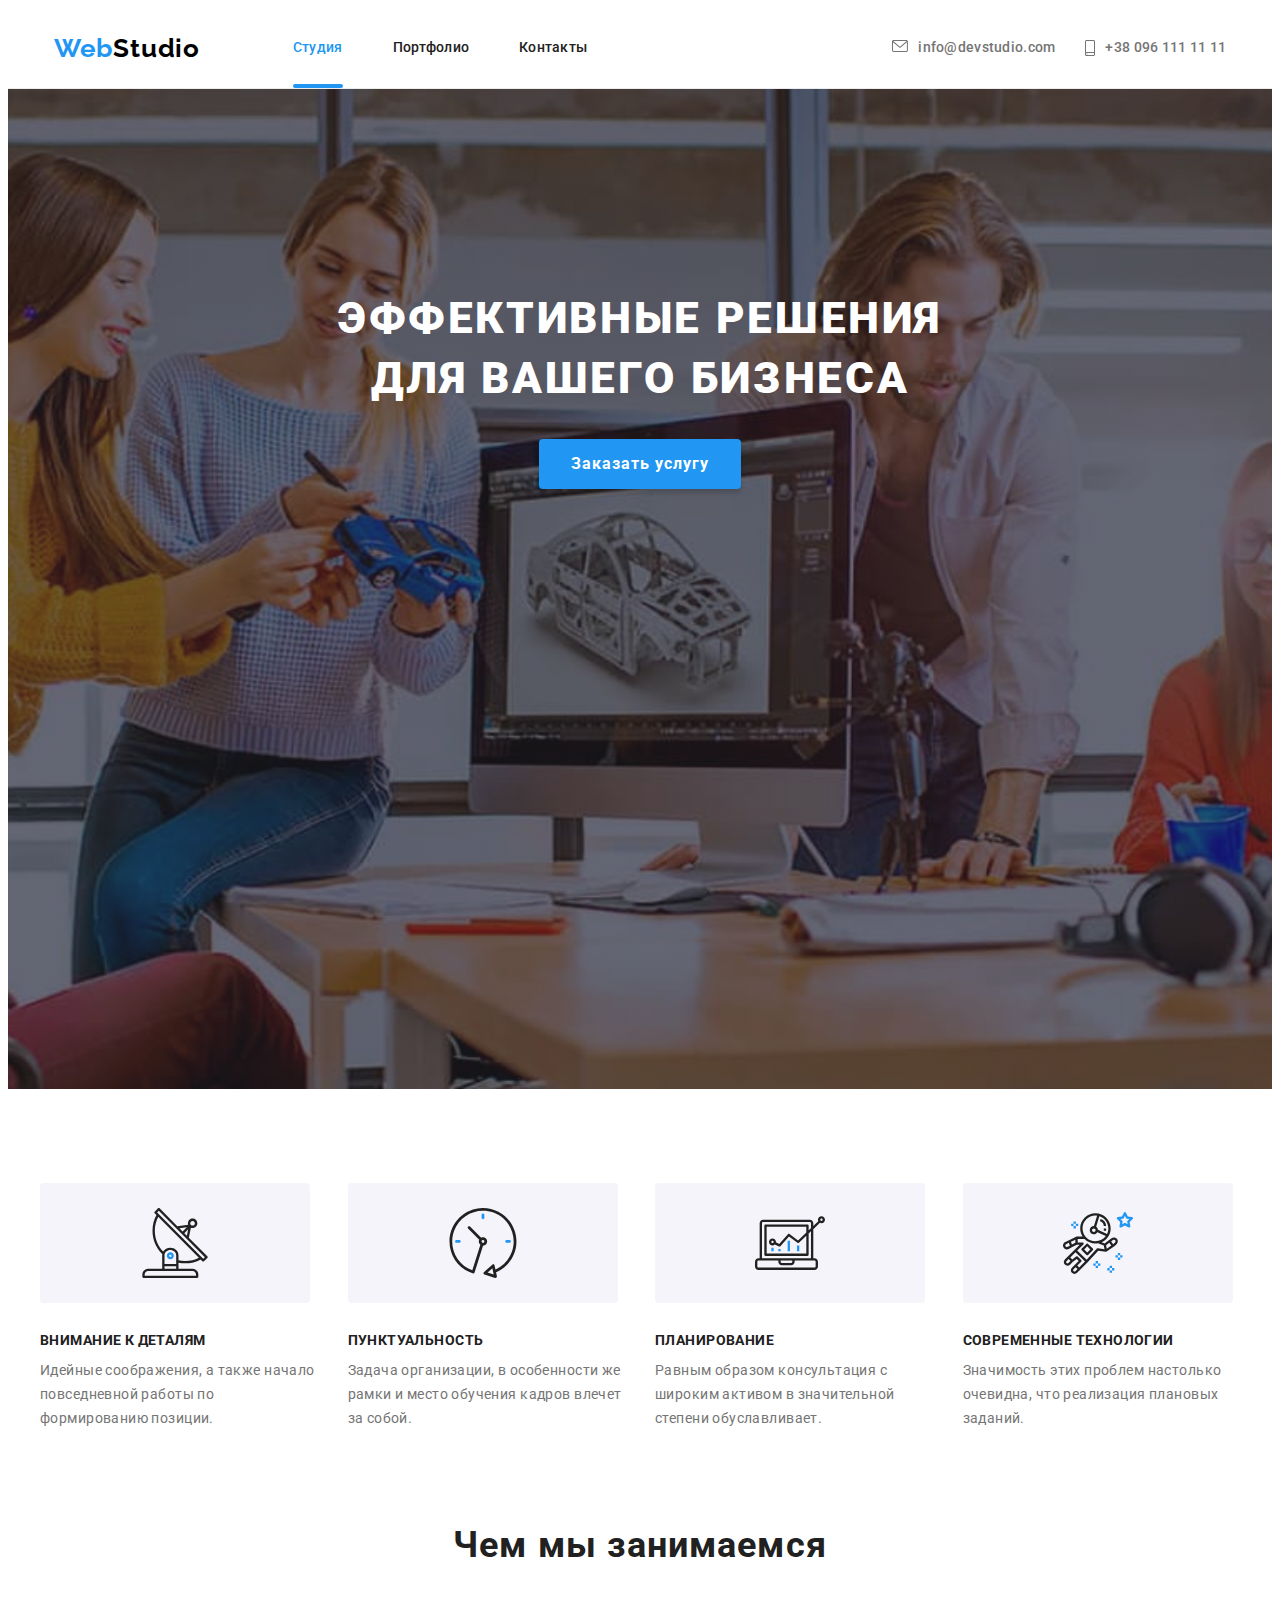
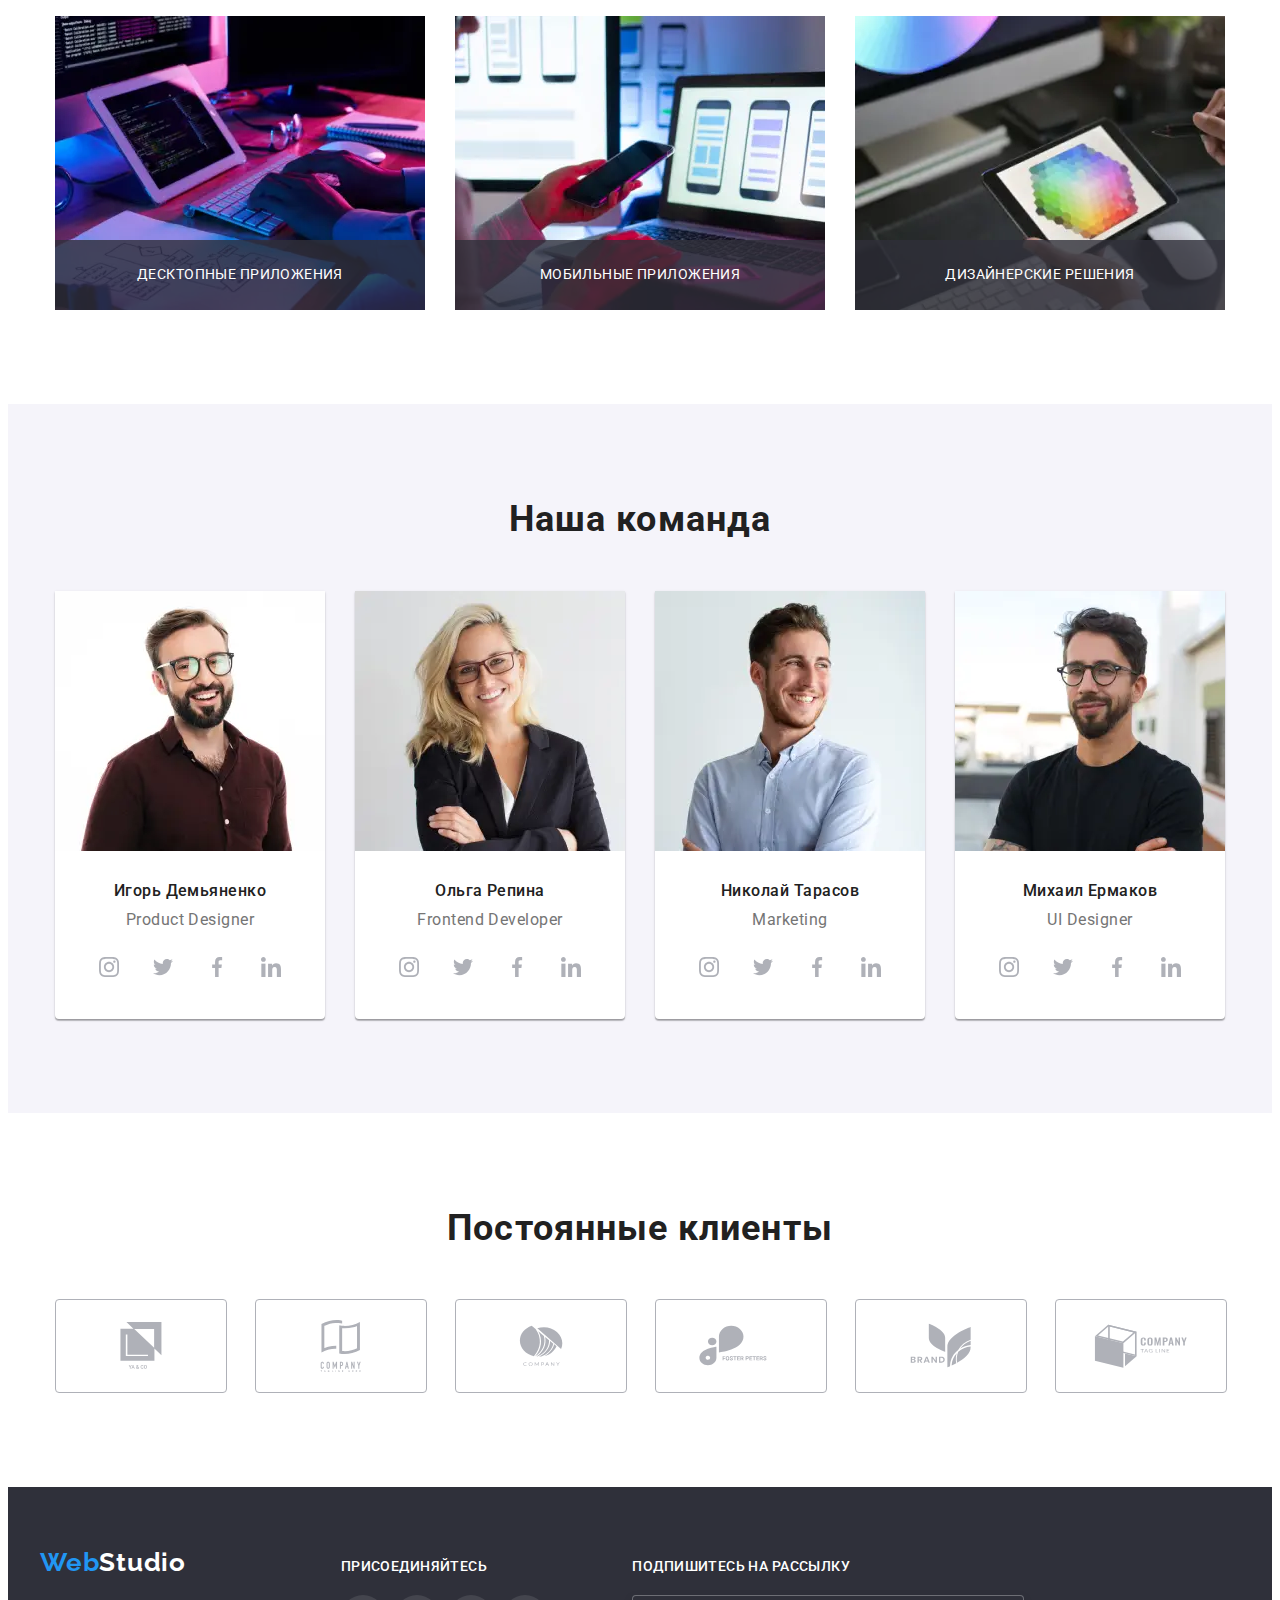
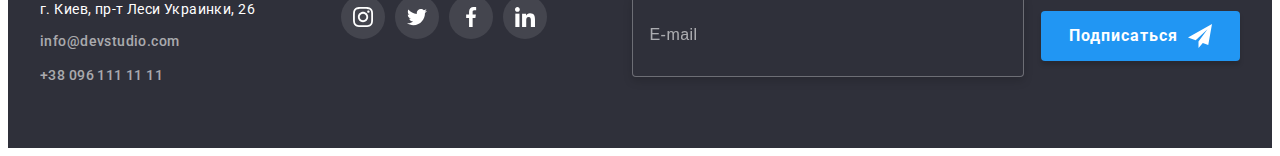
<file: index.html>
<!DOCTYPE html>
<html lang="ru">

<head>
    <meta charset="UTF-8">
    <meta http-equiv="X-UA-Compatible" content="IE=edge">
    <meta name="viewport" content="width=device-width, initial-scale=1.0">
    <title>Webstudio</title>
    <link rel="stylesheet" href="https://cdnjs.cloudflare.com/ajax/libs/modern-normalize/1.0.0/modern-normalize.min.css"
        integrity="sha512-ISS7cAi1PEhQ8jnbJpJZMd29NlhNj4AWYyLOSp2CE/CsHxTCu+r+t0D2yoJudVrd0/8fTVPUVDzY5Tvli75u/g=="
        crossorigin="anonymous" />
    <link rel="stylesheet" href="https://cdnjs.cloudflare.com/ajax/libs/animate.css/4.1.1/animate.min.css" />
    <link rel="preconnect" href="https://fonts.gstatic.com">
    <link
        href="https://fonts.googleapis.com/css2?family=Raleway:wght@700&family=Roboto:wght@400;500;700;900&display=swap"
        rel="stylesheet">
    <link rel="stylesheet" href="./css/main.min.css">
</head>

<body>
    <header class="header">
        <!-- Navigation section -->
        <div class="container header__container flex-component">
            <nav class="header__nav">
                <a class="logo header__logo header__logo_margin_right link" lang="en" href="./index.html">Web<span
                        class="header__logo_color">Studio</span></a>

                <ul class="menu flex-component list">
                    <li class="menu__item"><a class="menu__link link current" href="./index.html">Студия</a></li>
                    <li class="menu__item"><a class="menu__link link" href="./portfolio.html">Портфолио</a></li>
                    <li class="menu__item"><a class="menu__link link" href="">Контакты</a></li>
                </ul>
            </nav>
            <button type="button" class="header__mobile-menu-btn" data-menu-button>
                <svg class="header__mobile-menu-icon">
                    <use href="./images/icons.svg/symbol-defs.svg#icon-menu-mobl"></use>
                </svg>
            </button>

            <!-- Contact section -->
            <ul class="contacts header__contacts list">
                <li class="contacts__list"><a class="contacts__link header__contacts-link link"
                        href="mailto:info@devstudio.com">
                        <svg class="contacts__icon contacts__icon-email_size">
                            <use href="./images/icons.svg/symbol-defs.svg#envelope-icon"></use>
                        </svg>info@devstudio.com</a></li>
                <li class="contacts__list"><a class="contacts__link header__contacts-link link"
                        href="tel:+380961111111">
                        <svg class="contacts__icon contacts__icon-tel_size contacts__margin-top" width="10" height="16">
                            <use href="./images/icons.svg/symbol-defs.svg#smartphone"></use>
                        </svg>+38 096 111 11 11</a></li>
            </ul>
        </div>

        <!-- Mobile menu section -->
        <div class="mobile-menu" data-menu>
            <div class="mobile-menu__container">
                <button type="button" class="mobile-menu__close-btn" data-menu-close>
                    <svg class="mobile-menu__icon-close">
                        <use href="./images/icons.svg/symbol-defs.svg#close-mobl-menu"></use>
                    </svg>
                </button>

                <ul class="mobile-menu__nav list">
                    <li class="mobile-menu__item"><a href=""
                            class="mobile-menu__link mobile-menu__link-current ">Студия</a></li>
                    <li class="mobile-menu__item"><a href="./portfolio.html" class="mobile-menu__link">Портфолио</a>
                    </li>
                    <li class="mobile-menu__item"><a href="" class="mobile-menu__link">Контакты</a></li>
                </ul>

                <ul class="mobile-menu__contacts list">
                    <li class="mobile-menu__contacts-item ">
                        <a href="tel:+380961111111" class="mobile-menu__contacts-link mobile-menu__phone-color link">+38 096 111 11 11</a>
                    </li>
                    <li class="mobile-menu__contacts-item mobile-menu__email">
                        <a href="mailto:info@devstudio.com"
                            class="mobile-menu__contacts-link mobile-menu__email link">info@devstudio.com</a>
                    </li>
                </ul>

                <ul class="mobile-menu__social-list list">
                    <li class="mobile-menu__social-item">
                        <a href="" class="mobile-menu__social-links mobile-menu__after link">Instagram</a>
                    </li>
                    <li class="mobile-menu__social-item">
                        <a href="" class="mobile-menu__social-links mobile-menu__after link ">Twitter</a>
                    </li>
                    <li class="mobile-menu__social-item">
                        <a href="" class="mobile-menu__social-links mobile-menu__after link">Facebook</a>
                    </li>
                    <li class="mobile-menu__social-item">
                        <a href="" class="mobile-menu__social-links link">Linkedin</a>
                    </li>
                </ul>
            </div>
        </div>
    </header>

    <main>
        <!-- Hero section -->
        <section class="hero hero-background">
            <div class="container hero__container flex-component">
                <h1 class="hero__title">Эффективные решения для вашего бизнеса</h1>

                <button class="modal-btn buttons hero__modal-btn_margin_top" data-modal-open>Заказать услугу</button>
            </div>
        </section>

        <!-- Advantages section -->
        <section class="advantages section">
            <div class="container">
                <h2 class="visually-hidden">Преимущества</h2>

                <ul class="advantages__list  list">
                    <li class="advantages__item">
                        <div class="advantages__icon-box flex-component">
                            <svg class="advantages__icon">
                                <use href="./images/icons.svg/symbol-defs.svg#antenna-icon"></use>
                            </svg>
                        </div>

                        <h3 class="advantages__suptitle title_color">Внимание к деталям</h3>
                        <p class="advantages__text">Идейные соображения, а также начало повседневной работы по
                            формированию позиции.</p>
                    </li>
                    <li class="advantages__item">
                        <div class="advantages__icon-box flex-component">
                            <svg class="advantages__icon">
                                <use href="./images/icons.svg/symbol-defs.svg#clock"></use>
                            </svg>
                        </div>

                        <h3 class="advantages__suptitle title_color">Пунктуальность</h3>
                        <p class="advantages__text">Задача организации, в особенности же рамки и место обучения кадров
                            влечет за собой.</p>
                    </li>
                    <li class="advantages__item">
                        <div class="advantages__icon-box flex-component">
                            <svg class="advantages__icon">
                                <use href="./images/icons.svg/symbol-defs.svg#diagram"></use>
                            </svg>
                        </div>

                        <h3 class="advantages__suptitle title_color">Планирование</h3>
                        <p class="advantages__text">Равным образом консультация с широким активом в значительной степени
                            обуславливает.</p>
                    </li>
                    <li class="advantages__item">
                        <div class="advantages__icon-box flex-component">
                            <svg class="advantages__icon">
                                <use href="./images/icons.svg/symbol-defs.svg#astronaut"></use>
                            </svg>
                        </div>

                        <h3 class="advantages__suptitle title_color">Современные технологии</h3>
                        <p class="advantages__text">Значимость этих проблем настолько очевидна, что реализация плановых
                            заданий.</p>
                    </li>
                </ul>
            </div>
        </section>

        <!-- Task section -->
        <section class="task desktop-only task_padding_bottom">
            <div class="container">
                <h2 class="title title_color desktop-title">Чем мы занимаемся</h2>

                <ul class="task__list list">
                    <li class="task__item margins-right">
                        <picture>
                            <source srcset="./images/tasks/task-1.webp 1x, ./images/tasks/task-1@2x.webp 2x"
                                media="(min-width: 1200px)" type="image/webp">
                            <source srcset="./images/tasks/task-1.jpg 1x, ./images/tasks/task-1@2x.jpg 2x"
                                media="(min-width: 1200px)">
                            <img src="./images/tasks/task-1.jpg" alt="Чем мы занимаемся">
                        </picture>

                        <div class="task__thumb flex-component">
                            <p class="task__thumb-description">Десктопные приложения</p>
                        </div>
                    </li>
                    <li class="task__item margins-right">
                        <picture>
                            <source srcset="./images/tasks/task-2.webp 1x, ./images/tasks/task-2@2x.webp 2x"
                                media="(min-width: 1200px)" type="image/webp">
                            <source srcset="./images/tasks/task-2.jpg 1x, ./images/tasks/task-2@2x.jpg 2x"
                                media="(min-width: 1200px)">
                            <img src="./images/tasks/task-2.jpg" alt="Чем мы занимаемся">
                        </picture>
                        <div class="task__thumb flex-component">
                            <p class="task__thumb-description">Мобильные приложения</p>
                        </div>
                    </li>
                    <li class="task__item margins-right">
                        <picture>
                            <source srcset="./images/tasks/task-3.webp 1x, ./images/tasks/task-3@2x.webp 2x"
                                media="(min-width: 1200px)" type="image/webp">
                            <source srcset="./images/tasks/task-3.jpg 1x, ./images/tasks/task-3@2x.jpg 2x"
                                media="(min-width: 1200px)">
                            <img src="./images/tasks/task-3.jpg" alt="Чем мы занимаемся">
                        </picture>
                        <div class="task__thumb flex-component">
                            <p class="task__thumb-description">Дизайнерские решения</p>
                        </div>
                    </li>
                </ul>
            </div>
        </section>

        <!-- Our team section -->
        <section class="team section">
            <div class="container">
                <h2 class="title title_color team__title_margin_botom desktop-title">Наша команда</h2>

                <ul class="team__list flex-component list">
                    <li class="team__item">
                        <picture>
                            <source
                                srcset="./images/our-team/team-desktop-1.webp 1x, ./images/our-team/team-desktop-1@2x.webp 2x"
                                media="(min-width: 1200px)" type="image/webp">
                            <source
                                srcset="./images/our-team/team-desktop-1.jpg 1x, ./images/our-team/team-desktop-1@2x.jpg 2x"
                                media="(min-width: 1200px)">
                            <source
                                srcset="./images/our-team/team-tablet/team-tablet-1.webp 1x, ./images/our-team/team-tablet/team-tablet-1@2x.webp 2x"
                                media="(min-width: 768px)" type="image/webp">
                            <source
                                srcset="./images/our-team/team-tablet/team-tablet-1.jpg 1x, ./images/our-team/team-tablet/team-tablet-1@2x.jpg 2x"
                                media="(min-width: 768px)">
                            <source
                                srcset="./images/our-team/team-mobile/our-team-mobile-1.webp 1x, ./images/our-team/team-mobile/our-team-mobile-1@2x.webp 2x"
                                media="(min-width: 480px)" type="image/webp">
                            <source
                                srcset="./images/our-team/team-mobile/our-team-mobile-1.jpg 1x, ./images/our-team/team-mobile/our-team-mobile-1@2x.jpg 2x"
                                media="(min-width: 480px)">
                            <img src="./images/our-team/team-desktop-1.jpg" class="team__picture-size"
                                alt="Наша команда">
                        </picture>
                        <div class="team__card-description-box">
                            <h3 class="team__suptitle title_color team__text">Игорь Демьяненко</h3>
                            <p class="team__description team__text" lang="en">Product Designer</p>

                            <ul class="social-list team__social-list_margin flex-component">
                                <li class="social-list__item">
                                    <a href="" class="social-list__link flex-component link">
                                        <svg class="social-list__icon" width="20px" height="20px">
                                            <use href="./images/icons.svg/symbol-defs.svg#instagram"></use>
                                        </svg>
                                    </a>
                                </li>
                                <li class="social-list__item">
                                    <a href="" class="social-list__link flex-component link">
                                        <svg class="social-list__icon">
                                            <use href="./images/icons.svg/symbol-defs.svg#twitter"></use>
                                        </svg>
                                    </a>
                                </li>
                                <li class="social-list__item">
                                    <a href="" class="social-list__link flex-component link">
                                        <svg class="social-list__icon" width="20px" height="20px">
                                            <use href="./images/icons.svg/symbol-defs.svg#facebook"></use>
                                        </svg>
                                    </a>
                                </li>
                                <li class="social-list__item">
                                    <a href="" class="social-list__link flex-component link">
                                        <svg class="social-list__icon" width="20px" height="20px">
                                            <use href="./images/icons.svg/symbol-defs.svg#linkedin"></use>
                                        </svg>
                                    </a>
                                </li>
                            </ul>
                        </div>
                    </li>
                    <li class="team__item">
                        <picture>
                            <source
                                srcset="./images/our-team/team-desktop-2.webp 1x, ./images/our-team/team-desktop-2@2x.webp 2x"
                                media="(min-width: 1200px)" type="image/webp">
                            <source
                                srcset="./images/our-team/team-desktop-2.jpg 1x, ./images/our-team/team-desktop-2@2x.jpg 2x"
                                media="(min-width: 1200px)">
                            <source
                                srcset="./images/our-team/team-tablet/team-tablet-2.webp 1x, ./images/our-team/team-tablet/team-tablet-2@2x.webp 2x"
                                media="(min-width: 768px)" type="image/webp">
                            <source
                                srcset="./images/our-team/team-tablet/team-tablet-2.jpg 1x, ./images/our-team/team-tablet/team-tablet-2@2x.jpg 2x"
                                media="(min-width: 768px)">
                            <source
                                srcset="./images/our-team/team-mobile/our-team-mobile-2.webp 1x, ./images/our-team/team-mobile/our-team-mobile-2@2x.webp 2x"
                                media="(min-width: 480px)" type="image/webp">
                            <source
                                srcset="./images/our-team/team-mobile/our-team-mobile-2.jpg 1x, ./images/our-team/team-mobile/our-team-mobile-2@2x.jpg 2x"
                                media="(min-width: 480px)">
                            <img src="./images/our-team/team-desktop-2.jpg" class="team__picture-size"
                                alt="Наша команда">
                        </picture>
                        <div class="team__card-description-box">
                            <h3 class="team__suptitle title_color team__text">Ольга Репина</h3>
                            <p class="team__description team__text" lang="en">Frontend Developer</p>

                            <ul class="social-list team__social-list_margin flex-component">
                                <li class="social-list__item">
                                    <a href="" class="social-list__link flex-component link">
                                        <svg class="social-list__icon" width="20px" height="20px">
                                            <use href="./images/icons.svg/symbol-defs.svg#instagram"></use>
                                        </svg>
                                    </a>
                                </li>
                                <li class="social-list__item">
                                    <a href="" class="social-list__link flex-component link">
                                        <svg class="social-list__icon">
                                            <use href="./images/icons.svg/symbol-defs.svg#twitter"></use>
                                        </svg>
                                    </a>
                                </li>
                                <li class="social-list__item">
                                    <a href="" class="social-list__link flex-component linkk">
                                        <svg class="social-list__icon" width="20px" height="20px">
                                            <use href="./images/icons.svg/symbol-defs.svg#facebook"></use>
                                        </svg>
                                    </a>
                                </li>
                                <li class="social-list__item">
                                    <a href="" class="social-list__link flex-component link">
                                        <svg class="social-list__icon" width="20px" height="20px">
                                            <use href="./images/icons.svg/symbol-defs.svg#linkedin"></use>
                                        </svg>
                                    </a>
                                </li>
                            </ul>
                        </div>
                    </li>
                    <li class="team__item">
                        <picture>
                            <source
                                srcset="./images/our-team/team-desktop-3.webp 1x, ./images/our-team/team-desktop-3@2x.webp 2x"
                                media="(min-width: 1200px)" type="image/webp">
                            <source
                                srcset="./images/our-team/team-desktop-3.jpg 1x, ./images/our-team/team-desktop-3@2x.jpg 2x"
                                media="(min-width: 1200px)">
                            <source
                                srcset="./images/our-team/team-tablet/team-tablet-3.webp 1x, ./images/our-team/team-tablet/team-tablet-3@2x.webp 2x"
                                media="(min-width: 768px)" type="image/webp">
                            <source
                                srcset="./images/our-team/team-tablet/team-tablet-3.jpg 1x, ./images/our-team/team-tablet/team-tablet-3@2x.jpg 2x"
                                media="(min-width: 768px)">
                            <source
                                srcset="./images/our-team/team-mobile/our-team-mobile-3.webp 1x, ./images/our-team/team-mobile/our-team-mobile-3@2x.webp 2x"
                                media="(min-width: 480px)" type="image/webp">
                            <source
                                srcset="./images/our-team/team-mobile/our-team-mobile-3.jpg 1x, ./images/our-team/team-mobile/our-team-mobile-3@2x.jpg 2x"
                                media="(min-width: 480px)">
                            <img src="./images/our-team/team-desktop-3.jpg" class="team__picture-size"
                                alt="Наша команда">
                        </picture>
                        <div class="team__card-description-box">
                            <h3 class="team__suptitle title_color team__text">Николай Тарасов</h3>
                            <p class="team__description team__text" lang="en">Marketing</p>

                            <ul class="social-list team__social-list_margin flex-component">
                                <li class="social-list__item">
                                    <a href="" class="social-list__link flex-component link">
                                        <svg class="social-list__icon" width="20px" height="20px">
                                            <use href="./images/icons.svg/symbol-defs.svg#instagram"></use>
                                        </svg>
                                    </a>
                                </li>
                                <li class="social-list__item">
                                    <a href="" class="social-list__link flex-component link">
                                        <svg class="social-list__icon">
                                            <use href="./images/icons.svg/symbol-defs.svg#twitter"></use>
                                        </svg>
                                    </a>
                                </li>
                                <li class="social-list__item">
                                    <a href="" class="social-list__link flex-component linkk">
                                        <svg class="social-list__icon" width="20px" height="20px">
                                            <use href="./images/icons.svg/symbol-defs.svg#facebook"></use>
                                        </svg>
                                    </a>
                                </li>
                                <li class="social-list__item">
                                    <a href="" class="social-list__link flex-component link">
                                        <svg class="social-list__icon" width="20px" height="20px">
                                            <use href="./images/icons.svg/symbol-defs.svg#linkedin"></use>
                                        </svg>
                                    </a>
                                </li>
                            </ul>
                        </div>
                    </li>
                    <li class="team__item">
                        <picture>
                            <source
                                srcset="./images/our-team/team-desktop-4.webp 1x, ./images/our-team/team-desktop-4@2x.webp 2x"
                                media="(min-width: 1200px)" type="image/webp">
                            <source
                                srcset="./images/our-team/team-desktop-4.jpg 1x, ./images/our-team/team-desktop-4@2x.jpg 2x"
                                media="(min-width: 1200px)">
                            <source
                                srcset="./images/our-team/team-tablet/team-tablet-4.webp 1x, ./images/our-team/team-tablet/team-tablet-4@2x.webp 2x"
                                media="(min-width: 768px)" type="image/webp">
                            <source
                                srcset="./images/our-team/team-tablet/team-tablet-4.jpg 1x, ./images/our-team/team-tablet/team-tablet-4@2x.jpg 2x"
                                media="(min-width: 768px)">
                            <source
                                srcset="./images/our-team/team-mobile/our-team-mobile-4.webp 1x, ./images/our-team/team-mobile/our-team-mobile-4@2x.webp 2x"
                                media="(min-width: 480px)" type="image/webp">
                            <source
                                srcset="./images/our-team/team-mobile/our-team-mobile-4.jpg 1x, ./images/our-team/team-mobile/our-team-mobile-4@2x.jpg 2x"
                                media="(min-width: 480px)">
                            <img src="./images/our-team/team-desktop-4.jpg" class="team__picture-size"
                                alt="Наша команда">
                        </picture>
                        <div class="team__card-description-box">
                            <h3 class="team__suptitle title_color team__text">Михаил Ермаков</h3>
                            <p class="team__description team__text" lang="en">UI Designer</p>

                            <ul class="social-list team__social-list_margin flex-component">
                                <li class="social-list__item">
                                    <a href="" class="social-list__link flex-component link">
                                        <svg class="social-list__icon" width="20px" height="20px">
                                            <use href="./images/icons.svg/symbol-defs.svg#instagram"></use>
                                        </svg>
                                    </a>
                                </li>
                                <li class="social-list__item">
                                    <a href="" class="social-list__link flex-component link">
                                        <svg class="social-list__icon">
                                            <use href="./images/icons.svg/symbol-defs.svg#twitter"></use>
                                        </svg>
                                    </a>
                                </li>
                                <li class="social-list__item">
                                    <a href="" class="social-list__link flex-component linkk">
                                        <svg class="social-list__icon" width="20px" height="20px">
                                            <use href="./images/icons.svg/symbol-defs.svg#facebook"></use>
                                        </svg>
                                    </a>
                                </li>
                                <li class="social-list__item">
                                    <a href="" class="social-list__link flex-component link">
                                        <svg class="social-list__icon" width="20px" height="20px">
                                            <use href="./images/icons.svg/symbol-defs.svg#linkedin"></use>
                                        </svg>
                                    </a>
                                </li>
                            </ul>
                        </div>
                    </li>
                </ul>
            </div>
        </section>

        <!-- Client section -->
        <section class="clients container section">
            <h2 class="title title_color desktop-title">Постоянные клиенты</h2>

            <ul class="clients__list clients__list_margin list">
                <li class="clients__item">
                    <a href="" class="clients__link link flex-component">
                        <svg class="clients__icon" width="41" height="47">
                            <use href="./images/icons.svg/symbol-defs.svg#company-1"></use>
                        </svg>
                    </a>
                </li>
                <li class="clients__item">
                    <a href="" class="clients__link link flex-component">
                        <svg class="clients__icon" width="40" height="52">
                            <use href="./images/icons.svg/symbol-defs.svg#company-2"></use>
                        </svg>
                    </a>
                </li>
                <li class="clients__item">
                    <a href="" class="clients__link link flex-component">
                        <svg class="clients__icon" width="43" height="41">
                            <use href="./images/icons.svg/symbol-defs.svg#company-3"></use>
                        </svg>
                    </a>
                </li>
                <li class="clients__item">
                    <a href="" class="clients__link link flex-component">
                        <svg class="clients__icon" width="84" height="41">
                            <use href="./images/icons.svg/symbol-defs.svg#company-4"></use>
                        </svg>
                    </a>
                </li>
                <li class="clients-item">
                    <a href="" class="clients__link link flex-component">
                        <svg class="clients__icon" width="63" height="45">
                            <use href="./images/icons.svg/symbol-defs.svg#company-5"></use>
                        </svg>
                    </a>
                </li>
                <li class="clients-item">
                    <a href="" class="clients__link link flex-component">
                        <svg class="clients__icon" width="94" height="44">
                            <use href="./images/icons.svg/symbol-defs.svg#company-6"></use>
                        </svg>
                    </a>
                </li>
            </ul>
        </section>

    </main>

    <footer class="footer">
        <div class="container footer__container">
            <div class="footer__address-section">
                <a class="logo footer__logo link" lang="en" href="./index.html">Web<span
                        class="footer__logo_color">Studio</span></a>

                <!-- Address section -->
                <address class="footer__address-box">
                    <p class="footer__address-text">г. Киев, пр-т Леси Украинки, 26</p>

                    <ul class="footer__address-list list">
                        <li>
                            <a class="contacts__link footer__contact-links link"
                                href="mailto:info@devstudio.com">info@devstudio.com</a>
                        </li>
                        <li class="contacts__footer-margin-top">
                            <a class="contacts__link footer__contact-links link" href="tel:+380961111111">+38 096 111 11
                                11</a>
                        </li>
                    </ul>
                </address>
            </div>

            <!-- Social links -->
            <div class="footer__social">
                <p class="footer__box-text">Присоединяйтесь</p>

                <ul class="social-list footer__social-list_margins flex-component list">
                    <li class="social-list__item">
                        <a href="" class="social-list__link footer__social-link_bgcolor flex-component link">
                            <svg class="social-list__icon footer__social-icon_color">
                                <use href="./images/icons.svg/symbol-defs.svg#instagram" width="20px" height="20px">
                                </use>
                            </svg>
                        </a>
                    </li>
                    <li class="social-list__item">
                        <a href="" class="social-list__link footer__social-link_bgcolor flex-component link">
                            <svg class="social-list__icon footer__social-icon_color">
                                <use href="./images/icons.svg/symbol-defs.svg#twitter" width="20px" height="20px"></use>
                            </svg>
                        </a>
                    </li>
                    <li class="social-list__item">
                        <a href="" class="social-list__link footer__social-link_bgcolor flex-component link">
                            <svg class="social-list__icon footer__social-icon_color">
                                <use href="./images/icons.svg/symbol-defs.svg#facebook" width="20px" height="20px">
                                </use>
                            </svg>
                        </a>
                    </li>
                    <li class="social-list__item">
                        <a href="" class="social-list__link footer__social-link_bgcolor flex-component link">
                            <svg class="social-list__icon footer__social-icon_color">
                                <use href="./images/icons.svg/symbol-defs.svg#linkedin" width="20px" height="20px">
                                </use>
                            </svg>
                        </a>
                    </li>
                </ul>
            </div>

            <div class="">
                <p class="footer__box-text">Подпишитесь на рассылку</p>

                <form method="POST" class="mailing-form">
                    <input type="email" class="mailing-form__input" placeholder="E-mail">
                    <button type="submit" class="modal-btn buttons mailing-form__button flex-component">
                        Подписаться
                        <svg class="mailing-form__icon" width="24" height="24">
                            <use href="./images/icons.svg/symbol-defs.svg#icon-send"></use>
                        </svg></button>
                </form>
            </div>
        </div>
    </footer>

    <!-- Modal Window -->
    <div class="backdrop is-hidden" data-modal>
        <div class="modal flex-component">
            <button type="button" class="modal__close flex-component" data-modal-close>
                <svg class="modal__close-icon" width="11" height="11">
                    <use href="./images/icons.svg/symbol-defs.svg#icon-close"></use>
                </svg>
            </button>

            <form method="POST" class="contact-form">
                <p class="contact-form__title">Оставьте свои данные, мы вам перезвоним</p>

                <label for="user-name" class="contact-form__label">Имя</label>
                <span class="contact-form__input-wrapper">
                    <input type="text" name="user-name" class="contact-form__input" id="user-name" minlength="2">
                    <svg class="contact-form__icon" width="18" height="18">
                        <use href="./images/icons.svg/symbol-defs.svg#icon-person-black"></use>
                    </svg>
                </span>

                <label for="user-tel" class="contact-form__label">Телефон</label>
                <span class="contact-form__input-wrapper">
                    <input type="tel" name="user-tel" class="contact-form__input" id="user-tel">
                    <svg class="contact-form__icon" width="18" height="18">
                        <use href="./images/icons.svg/symbol-defs.svg#icon-phone-black"></use>
                    </svg>
                </span>

                <label for="user-email" class="contact-form__label">Почта</label>
                <span class="contact-form__input-wrapper">
                    <input type="email" name="user-email" class="contact-form__input" id="user-email" required>
                    <svg class="contact-form__icon" width="18" height="18">
                        <use href="./images/icons.svg/symbol-defs.svg#icon-email-black"></use>
                    </svg>
                </span>

                <label for="user-comment" class="contact-form__label">Комментарий</label>

                <textarea name="user-comment" class="contact-form__textarea" id="user-comment"
                    placeholder="Введите текст"></textarea>

                <label for="checkbox-policy" class="contact-form__checkbox-policy">
                    <input type="checkbox" class="contact-form__checkbox-input visually-hidden" name="user-policy"
                        value="agree" id="checkbox-policy" required />

                    <svg class="contact-form__checkbox-icon" width="16" height="15">
                        <use href="./images/icons.svg/symbol-defs.svg#icon-box-black"></use>
                    </svg>
                    <svg class="contact-form__checkbox-icon-check" width="16" height="15">
                        <use href="./images/icons.svg/symbol-defs.svg#icon-check"></use>
                    </svg>
                    Соглашаюсь с рассылкой и принимаю &nbsp;<a class="contact-form__checkbox-policy-link"
                        href="">Условия договора</a>
                </label>

                <button type="submit" class="modal-btn buttons contact-form__button">Отправить</button>
            </form>
        </div>
    </div>

    <script src="./js/modal.js"></script>
    <script src="./js/mobile-menu.js"></script>
</body>

</html>
</file>
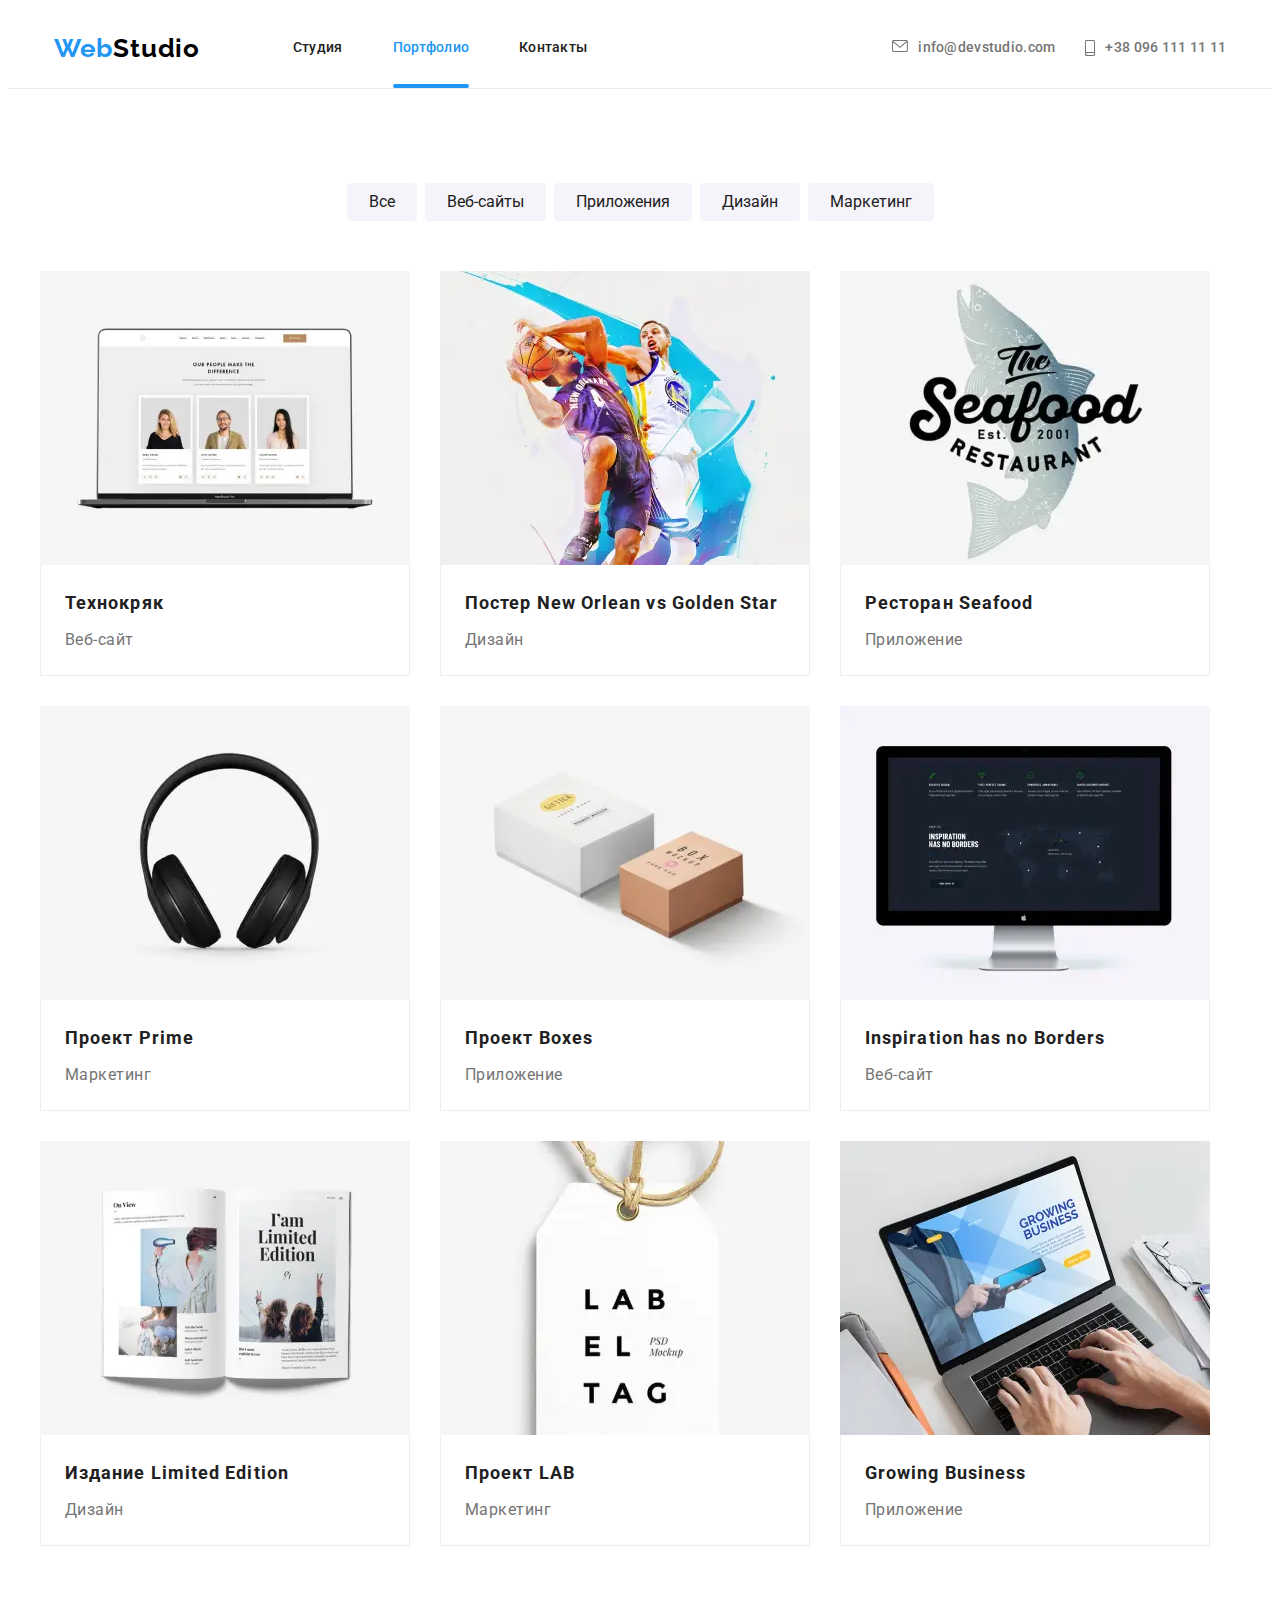
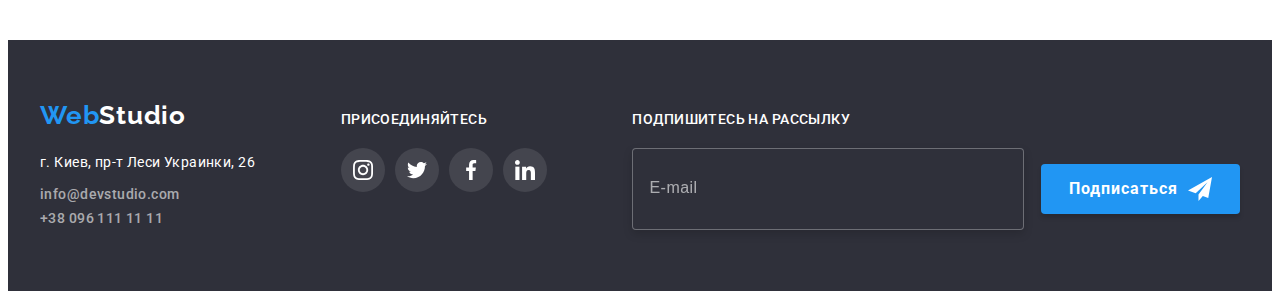
<file: portfolio.html>
<!DOCTYPE html>
<html lang="ru">

<head>
    <meta charset="UTF-8">
    <meta http-equiv="X-UA-Compatible" content="IE=edge">
    <meta name="viewport" content="width=device-width, initial-scale=1.0">
    <title>Webstudio</title>
    <link rel="stylesheet" href="https://cdnjs.cloudflare.com/ajax/libs/modern-normalize/1.0.0/modern-normalize.min.css"
        integrity="sha512-ISS7cAi1PEhQ8jnbJpJZMd29NlhNj4AWYyLOSp2CE/CsHxTCu+r+t0D2yoJudVrd0/8fTVPUVDzY5Tvli75u/g=="
        crossorigin="anonymous" />
    <link rel="preconnect" href="https://fonts.gstatic.com">
    <link href="https://fonts.googleapis.com/css2?family=Raleway:wght@700&family=Roboto:wght@400;500;700;900&display=swap"
        rel="stylesheet">
    <link rel="stylesheet" href="./css/main.min.css">
</head>

<body>
<header class="header">
    <!-- Navigation section -->
    <div class="container header__container flex-component">
        <nav class="header__nav">
            <a class="logo header__logo header__logo_margin_right link" lang="en" href="./index.html">Web<span
                    class="header__logo_color">Studio</span></a>

            <ul class="menu flex-component list">
                <li class="menu__item"><a class="menu__link link" href="./index.html">Студия</a></li>
                <li class="menu__item"><a class="menu__link link current" href="./portfolio.html">Портфолио</a></li>
                <li class="menu__item"><a class="menu__link link" href="">Контакты</a></li>
            </ul>
        </nav>
        <button type="button" class="header__mobile-menu-btn" data-menu-button>
            <svg class="header__mobile-menu-icon">
                <use href="./images/icons.svg/symbol-defs.svg#icon-menu-mobl"></use>
            </svg>
        </button>

        <!-- Contact section -->
        <ul class="contacts header__contacts list">
            <li class="contacts__list"><a class="contacts__link header__contacts-link link"
                    href="mailto:info@devstudio.com">
                    <svg class="contacts__icon contacts__icon-email_size">
                        <use href="./images/icons.svg/symbol-defs.svg#envelope-icon"></use>
                    </svg>info@devstudio.com</a></li>
            <li class="contacts__list"><a class="contacts__link header__contacts-link link" href="tel:+380961111111">
                    <svg class="contacts__icon contacts__icon-tel_size" width="10" height="16">
                        <use href="./images/icons.svg/symbol-defs.svg#smartphone"></use>
                    </svg>+38 096 111 11 11</a></li>
        </ul>
    </div>

    <!-- Mobile menu section -->
    <div class="mobile-menu" data-menu>
        <div class="container mobile-menu__container">
            <button type="button" class="mobile-menu__close-btn" data-menu-close>
                <svg class="mobile-menu__icon-close">
                    <use href="./images/icons.svg/symbol-defs.svg#close-mobl-menu"></use>
                </svg>
            </button>

            <ul class="mobile-menu__nav list">
                <li class="mobile-menu__item"><a href="./index.html" class="mobile-menu__link">Студия</a>
                </li>
                <li class="mobile-menu__item"><a href="./portfolio.html" class="mobile-menu__link mobile-menu__link-current">Портфолио</a>
                </li>
                <li class="mobile-menu__item"><a href="" class="mobile-menu__link">Контакты</a></li>
            </ul>

            <ul class="mobile-menu__contacts list">
                <li class="mobile-menu__contacts-item ">
                    <a href="tel:+380961111111" class="mobile-menu__contacts-link link">+38 096 111 11 11</a>
                </li>
                <li class="mobile-menu__contacts-item mobile-menu__email">
                    <a href="mailto:info@devstudio.com"
                        class="mobile-menu__contacts-link mobile-menu__email link">info@devstudio.com</a>
                </li>
            </ul>

            <ul class="mobile-menu__social-list list">
                <li class="mobile-menu__social-item">
                    <a href="" class="mobile-menu__social-links mobile-menu__instagram link">Instagram</a>
                </li>
                <li class="mobile-menu__social-item">
                    <a href="" class="mobile-menu__social-links mobile-menu__twitter link ">Twitter</a>
                </li>
                <li class="mobile-menu__social-item">
                    <a href="" class="mobile-menu__social-links mobile-menu__facebook link">Facebook</a>
                </li>
                <li class="mobile-menu__social-item">
                    <a href="" class="mobile-menu__social-links link">Linkedin</a>
                </li>
            </ul>
        </div>
    </div>
</header>

    <main>
        <section class="portfolio section">
            <h1 class="visually-hidden">Фильтры</h1>
            <div class="portfolio__box container">
                <!-- Radio button section -->
                <ul class="portfolio__radio-buttons-list list">
                    <li class="portfolio__radio-buttons-item"><button class="portfolio__buttons buttons" type="button">Все</button></li>
                    <li class="portfolio__radio-buttons-item"><button class="portfolio__buttons buttons" type="button">Веб-сайты</button></li>
                    <li class="portfolio__radio-buttons-item"><button class="portfolio__buttons buttons" type="button">Приложения</button></li>
                    <li class="portfolio__radio-buttons-item"><button class="portfolio__buttons buttons" type="button">Дизайн</button></li>
                    <li class="portfolio__radio-buttons-item"><button class="portfolio__buttons buttons" type="button">Маркетинг</button></li>
                </ul>

                <!-- Portfolio section -->
                    <ul class="portfolio__card-list list">
                        <li class="portfolio__card-item">
                            <a class="portfolio__card-link link" href="">
                                <div class="portfolio__img-wrapper">
                                    <picture>
                                        <source srcset="./images/portfolio/card-laptop-1.webp 1x, ./images/portfolio/card-laptop-1@2x.webp 2x"
                                            media="(min-width: 1200px)" type="image/webp">
                                        <source srcset="./images/portfolio/card-laptop-1.jpg 1x, ./images/portfolio/card-laptop-1@2x.jpg 2x"
                                            media="(min-width: 1200px)">
                                        <source srcset="./images/portfolio/tablet/card-tablet-1.webp 1x, ./images/portfolio/tablet/card-tablet-1@2x.webp 2x"
                                            media="(min-width: 768px)" type="image/webp">
                                        <source srcset="./images/portfolio/tablet/card-tablet-1.jpg 1x, ./images/portfolio/tablet/card-tablet-1@2x.jpg 2x"
                                            media="(min-width: 768px)">
                                        <source srcset="./images/portfolio/mobile/card-mobile-1.webp 1x, ./images/portfolio/mobile/card-mobile-1@2x.webp 2x"
                                            media="(min-width: 480px)" type="image/webp">
                                        <source srcset="./images/portfolio/mobile/card-mobile-1.jpg 1x, ./images/portfolio/mobile/card-mobile-1@2x.jpg 2x"
                                            media="(min-width: 480px)">
                                        <img src="./images/portfolio/card-laptop-1.jpg" class="portfolio__image" alt="Технокряк">
                                    </picture>
                                    
                                    <p class="portfolio__overlay">Технокряк это современная площадка распространения коронавируса. Компании используют эту платформу для цифрового
                                        шпионажа и атак на защищённые сервера конкурентов.</p>
                                </div>
                                    <div class="portfolio__card-description-box">
                                        <h2 class="portfolio__card-title">Технокряк</h2>
                                        <p class="portfolio__card-text">Веб-сайт</p>
                                    </div>
                            </a>
                        </li>
                        <li class="portfolio__card-item">
                            <a class="portfolio__card-link link" href="">
                                <div class="portfolio__img-wrapper">
                                    <picture>
                                        <source srcset="./images/portfolio/card-laptop-2.webp 1x, ./images/portfolio/card-laptop-2@2x.webp 2x"
                                            media="(min-width: 1200px)" type="image/webp">
                                        <source srcset="./images/portfolio/card-laptop-2.jpg 1x, ./images/portfolio/card-laptop-2@2x.jpg 2x"
                                            media="(min-width: 1200px)">
                                        <source srcset="./images/portfolio/tablet/card-tablet-2.webp 1x, ./images/portfolio/tablet/card-tablet-2@2x.webp 2x"
                                            media="(min-width: 768px)" type="image/webp">
                                        <source srcset="./images/portfolio/tablet/card-tablet-2.jpg 1x, ./images/portfolio/tablet/card-tablet-2@2x.jpg 2x"
                                            media="(min-width: 768px)">
                                        <source srcset="./images/portfolio/mobile/card-mobile-2.webp 1x, ./images/portfolio/mobile/card-mobile-2@2x.webp 2x"
                                            media="(min-width: 480px)" type="image/webp">
                                        <source srcset="./images/portfolio/mobile/card-mobile-2.jpg 1x, ./images/portfolio/mobile/card-mobile-2@2x.jpg 2x"
                                            media="(min-width: 480px)">
                                        <img src="./images/portfolio/card-laptop-2.jpg" class="portfolio__image" alt="Постер">
                                    </picture>
                                    
                                    <p class="portfolio__overlay">Технокряк это современная площадка распространения коронавируса. Компании используют эту
                                        платформу для цифрового шпионажа и атак на защищённые сервера конкурентов.</p>
                                </div>
                                    <div class="portfolio__card-description-box">
                                        <h2 class="portfolio__card-title">Постер New Orlean vs Golden Star</h2>
                                        <p class="portfolio__card-text">Дизайн</p>
                                    </div>
                            </a>
                        </li>
                        <li class="portfolio__card-item">
                            <a class="portfolio__card-link link" href="">
                                <div class="portfolio__img-wrapper">
                                    <picture>
                                        <source srcset="./images/portfolio/card-laptop-3.webp 1x, ./images/portfolio/card-laptop-3@2x.webp 2x"
                                            media="(min-width: 1200px)" type="image/webp">
                                        <source srcset="./images/portfolio/card-laptop-3.jpg 1x, ./images/portfolio/card-laptop-3@2x.jpg 2x"
                                            media="(min-width: 1200px)">
                                        <source srcset="./images/portfolio/tablet/card-tablet-3.webp 1x, ./images/portfolio/tablet/card-tablet-3@2x.webp 2x"
                                            media="(min-width: 768px)" type="image/webp">
                                        <source srcset="./images/portfolio/tablet/card-tablet-3.jpg 1x, ./images/portfolio/tablet/card-tablet-3@2x.jpg 2x"
                                            media="(min-width: 768px)">
                                        <source srcset="./images/portfolio/mobile/card-mobile-3.webp 1x, ./images/portfolio/mobile/card-mobile-3@2x.webp 2x"
                                            media="(min-width: 480px)" type="image/webp">
                                        <source srcset="./images/portfolio/mobile/card-mobile-3.jpg 1x, ./images/portfolio/mobile/card-mobile-3@2x.jpg 2x"
                                            media="(min-width: 480px)">
                                        <img src="./images/portfolio/card-laptop-3.jpg" class="portfolio__image" alt="Морская еда">
                                    </picture>
                                    
                                    <p class="portfolio__overlay">Технокряк это современная площадка распространения коронавируса. Компании используют эту
                                        платформу для цифрового шпионажа и атак на защищённые сервера конкурентов.</p>
                                </div>
                                    <div class="portfolio__card-description-box">
                                        <h2 class="portfolio__card-title">Ресторан Seafood</h2>
                                        <p class="portfolio__card-text">Приложение</p>
                                    </div>
                                    </a>
                        </li>
                        <li class="portfolio__card-item">
                            <a class="portfolio__card-link link" href="">
                                <div class="portfolio__img-wrapper">
                                    <picture>
                                        <source srcset="./images/portfolio/card-laptop-4.webp 1x, ./images/portfolio/card-laptop-4@2x.webp 2x"
                                            media="(min-width: 1200px)" type="image/webp">
                                        <source srcset="./images/portfolio/card-laptop-4.jpg 1x, ./images/portfolio/card-laptop-4@2x.jpg 2x"
                                            media="(min-width: 1200px)">
                                        <source srcset="./images/portfolio/tablet/card-tablet-4.webp 1x, ./images/portfolio/tablet/card-tablet-4@2x.webp 2x"
                                            media="(min-width: 768px)" type="image/webp">
                                        <source srcset="./images/portfolio/tablet/card-tablet-4.jpg 1x, ./images/portfolio/tablet/card-tablet-4@2x.jpg 2x"
                                            media="(min-width: 768px)">
                                        <source srcset="./images/portfolio/mobile/card-mobile-4.webp 1x, ./images/portfolio/mobile/card-mobile-4@2x.webp 2x"
                                            media="(min-width: 480px)" type="image/webp">
                                        <source srcset="./images/portfolio/mobile/card-mobile-4.jpg 1x, ./images/portfolio/mobile/card-mobile-4@2x.jpg 2x"
                                            media="(min-width: 480px)">
                                        <img src="./images/portfolio/card-laptop-4.jpg" class="portfolio__image" alt="Наушники4">
                                    </picture>
                                    
                                    <p class="portfolio__overlay">Технокряк это современная площадка распространения коронавируса. Компании используют эту
                                        платформу для цифрового шпионажа и атак на защищённые сервера конкурентов.</p>
                                </div>
                                    <div class="portfolio__card-description-box">
                                        <h2 class="portfolio__card-title">Проект Prime</h2>
                                        <p class="portfolio__card-text">Маркетинг</p>
                                    </div>
                                    </a>
                        </li>
                        <li class="portfolio__card-item">
                            <a class="portfolio__card-link link" href="">
                                <div class="portfolio__img-wrapper">
                                    <picture>
                                        <source srcset="./images/portfolio/card-laptop-5.webp 1x, ./images/portfolio/card-laptop-5@2x.webp 2x"
                                            media="(min-width: 1200px)" type="image/webp">
                                        <source srcset="./images/portfolio/card-laptop-5.jpg 1x, ./images/portfolio/card-laptop-5@2x.jpg 2x"
                                            media="(min-width: 1200px)">
                                        <source srcset="./images/portfolio/tablet/card-tablet-5.webp 1x, ./images/portfolio/tablet/card-tablet-5@2x.webp 2x"
                                            media="(min-width: 768px)" type="image/webp">
                                        <source srcset="./images/portfolio/tablet/card-tablet-5.jpg 1x, ./images/portfolio/tablet/card-tablet-5@2x.jpg 2x"
                                            media="(min-width: 768px)">
                                        <source srcset="./images/portfolio/mobile/card-mobile-5.webp 1x, ./images/portfolio/mobile/card-mobile-5@2x.webp 2x"
                                            media="(min-width: 480px)" type="image/webp">
                                        <source srcset="./images/portfolio/mobile/card-mobile-5.jpg 1x, ./images/portfolio/mobile/card-mobile-5@2x.jpg 2x"
                                            media="(min-width: 480px)">
                                        <img src="./images/portfolio/card-laptop-5.jpg" class="portfolio__image" alt="Коробки">
                                    </picture>
                                    
                                    <p class="portfolio__overlay">Технокряк это современная площадка распространения коронавируса. Компании используют эту платформу для цифрового
                                        шпионажа и атак на защищённые сервера конкурентов.</p>
                                </div>
                                    <div class="portfolio__card-description-box">
                                        <h2 class="portfolio__card-title">Проект Boxes</h2>
                                        <p class="portfolio__card-text">Приложение</p>
                                    </div>
                            </a>
                        </li>
                        <li class="portfolio__card-item">
                            <a class="portfolio__card-link link" href="">
                                <div class="portfolio__img-wrapper">
                                    <picture>
                                        <source srcset="./images/portfolio/card-laptop-6.webp 1x, ./images/portfolio/card-laptop-6@2x.webp 2x"
                                            media="(min-width: 1200px)" type="image/webp">
                                        <source srcset="./images/portfolio/card-laptop-6.jpg 1x, ./images/portfolio/card-laptop-6@2x.jpg 2x"
                                            media="(min-width: 1200px)">
                                        <source srcset="./images/portfolio/tablet/card-tablet-6.webp 1x, ./images/portfolio/tablet/card-tablet-6@2x.webp 2x"
                                            media="(min-width: 768px)" type="image/webp">
                                        <source srcset="./images/portfolio/tablet/card-tablet-6.jpg 1x, ./images/portfolio/tablet/card-tablet64@2x.jpg 2x"
                                            media="(min-width: 768px)">
                                        <source srcset="./images/portfolio/mobile/card-mobile-6.webp 1x, ./images/portfolio/mobile/card-mobile-6@2x.webp 2x"
                                            media="(min-width: 480px)" type="image/webp">
                                        <source srcset="./images/portfolio/mobile/card-mobile-6.jpg 1x, ./images/portfolio/mobile/card-mobile-6@2x.jpg 2x"
                                            media="(min-width: 480px)">
                                        <img src="./images/portfolio/card-laptop-6.jpg" class="portfolio__image" alt="Телевизор">
                                    </picture>
                                    
                                    <p class="portfolio__overlay">Технокряк это современная площадка распространения коронавируса. Компании используют эту платформу для цифрового
                                        шпионажа и атак на защищённые сервера конкурентов.</p>
                                </div>
                                    <div class="portfolio__card-description-box">
                                        <h2 class="portfolio__card-title">Inspiration has no Borders</h2>
                                        <p class="portfolio__card-text">Веб-сайт</p>
                                    </div>
                            </a>
                        </li>
                        <li class="portfolio__card-item">
                            <a class="portfolio__card-link link" href="">
                                <div class="portfolio__img-wrapper">
                                    <picture>
                                        <source srcset="./images/portfolio/card-laptop-7.webp 1x, ./images/portfolio/card-laptop-7@2x.webp 2x"
                                            media="(min-width: 1200px)" type="image/webp">
                                        <source srcset="./images/portfolio/card-laptop-7.jpg 1x, ./images/portfolio/card-laptop-7@2x.jpg 2x"
                                            media="(min-width: 1200px)">
                                        <source srcset="./images/portfolio/tablet/card-tablet-7.webp 1x, ./images/portfolio/tablet/card-tablet-7@2x.webp 2x"
                                            media="(min-width: 768px)" type="image/webp">
                                        <source srcset="./images/portfolio/tablet/card-tablet-7.jpg 1x, ./images/portfolio/tablet/card-tablet-7@2x.jpg 2x"
                                            media="(min-width: 768px)">
                                        <source srcset="./images/portfolio/mobile/card-mobile-7.webp 1x, ./images/portfolio/mobile/card-mobile-7@2x.webp 2x"
                                            media="(min-width: 480px)" type="image/webp">
                                        <source srcset="./images/portfolio/mobile/card-mobile-7.jpg 1x, ./images/portfolio/mobile/card-mobile-7@2x.jpg 2x"
                                            media="(min-width: 480px)">
                                        <img src="./images/portfolio/card-laptop-7.jpg" class="portfolio__image" alt="Книга">
                                    </picture>
                                    
                                    <p class="portfolio__overlay">Технокряк это современная площадка распространения коронавируса. Компании используют эту платформу для цифрового
                                        шпионажа и атак на защищённые сервера конкурентов.</p>
                                </div>
                                    <div class="portfolio__card-description-box">
                                        <h2 class="portfolio__card-title">Издание Limited Edition</h2>
                                        <p class="portfolio__card-text">Дизайн</p>
                                    </div>
                            </a>
                        </li>
                        <li class="portfolio__card-item">
                            <a class="portfolio__card-link link" href="">
                                <div class="portfolio__img-wrapper">
                                    <picture>
                                        <source srcset="./images/portfolio/card-laptop-8.webp 1x, ./images/portfolio/card-laptop-8@2x.webp 2x"
                                            media="(min-width: 1200px)" type="image/webp">
                                        <source srcset="./images/portfolio/card-laptop-8.jpg 1x, ./images/portfolio/card-laptop-8@2x.jpg 2x"
                                            media="(min-width: 1200px)">
                                        <source srcset="./images/portfolio/tablet/card-tablet-8.webp 1x, ./images/portfolio/tablet/card-tablet-8@2x.webp 2x"
                                            media="(min-width: 768px)" type="image/webp">
                                        <source srcset="./images/portfolio/tablet/card-tablet-8.jpg 1x, ./images/portfolio/tablet/card-tablet-8@2x.jpg 2x"
                                            media="(min-width: 768px)">
                                        <source srcset="./images/portfolio/mobile/card-mobile-8.webp 1x, ./images/portfolio/mobile/card-mobile-8@2x.webp 2x"
                                            media="(min-width: 480px)" type="image/webp">
                                        <source srcset="./images/portfolio/mobile/card-mobile-8.jpg 1x, ./images/portfolio/mobile/card-mobile-8@2x.jpg 2x"
                                            media="(min-width: 480px)">
                                        <img src="./images/portfolio/card-laptop-8.jpg" class="portfolio__image" alt="Тег">
                                    </picture>
                                    
                                    <p class="portfolio__overlay">Технокряк это современная площадка распространения коронавируса. Компании используют эту платформу для цифрового
                                        шпионажа и атак на защищённые сервера конкурентов.</p>
                                </div>
                                    <div class="portfolio__card-description-box">
                                        <h2 class="portfolio__card-title">Проект LAB</h2>
                                        <p class="portfolio__card-text">Маркетинг</p>
                                    </div>
                            </a>
                        </li>
                        <li class="portfolio__card-item">
                            <a class="portfolio__card-link link" href="">
                                <div class="portfolio__img-wrapper">
                                    <picture>
                                        <source srcset="./images/portfolio/card-laptop-9.webp 1x, ./images/portfolio/card-laptop-9@2x.webp 2x"
                                            media="(min-width: 1200px)" type="image/webp">
                                        <source srcset="./images/portfolio/card-laptop-9.jpg 1x, ./images/portfolio/card-laptop-9@2x.jpg 2x"
                                            media="(min-width: 1200px)">
                                        <source srcset="./images/portfolio/tablet/card-tablet-9.webp 1x, ./images/portfolio/tablet/card-tablet-9@2x.webp 2x"
                                            media="(min-width: 768px)" type="image/webp">
                                        <source srcset="./images/portfolio/tablet/card-tablet-9.jpg 1x, ./images/portfolio/tablet/card-tablet-9@2x.jpg 2x"
                                            media="(min-width: 768px)">
                                        <source srcset="./images/portfolio/mobile/card-mobile-9.webp 1x, ./images/portfolio/mobile/card-mobile-9@2x.webp 2x"
                                            media="(min-width: 480px)" type="image/webp">
                                        <source srcset="./images/portfolio/mobile/card-mobile-9.jpg 1x, ./images/portfolio/mobile/card-mobile-9@2x.jpg 2x"
                                            media="(min-width: 480px)">
                                        <img src="./images/portfolio/card-laptop-9.jpg" class="portfolio__image" alt="Лаптоп">
                                    </picture>
                                    
                                    <p class="portfolio__overlay">Технокряк это современная площадка распространения коронавируса. Компании используют эту платформу для цифрового
                                        шпионажа и атак на защищённые сервера конкурентов.</p>
                                </div>
                                    <div class="portfolio__card-description-box">
                                        <h2 class="portfolio__card-title">Growing Business</h2>
                                        <p class="portfolio__card-text">Приложение</p>
                                    </div>                               
                            </a>
                        </li>
                    </ul>
            </div>
        </section>

    </main>

    <footer class="footer">
        <div class="container footer__container">
            <div class="footer__address-section">
                <a class="logo footer__logo link" lang="en" href="./index.html">Web<span
                        class="footer__logo_color">Studio</span></a>
    
                <!-- Address section -->
                <address class="footer__address-box">
                    <p class="footer__address-text">г. Киев, пр-т Леси Украинки, 26</p>
    
                    <ul class="footer__address-list list">
                        <li>
                            <a class="contacts__link footer__contact-links link"
                                href="mailto:info@devstudio.com">info@devstudio.com</a>
                        </li>
                        <li>
                            <a class="contacts__link footer__contact-links link" href="tel:+380961111111">+38 096 111 11
                                11</a>
                        </li>
                    </ul>
                </address>
            </div>
    
            <!-- Social links -->
            <div class="footer__social">
                <p class="footer__box-text">Присоединяйтесь</p>
    
                <ul class="social-list footer__social-list_margins flex-component list">
                    <li class="social-list__item">
                        <a href="" class="social-list__link footer__social-link_bgcolor flex-component link">
                            <svg class="social-list__icon footer__social-icon_color">
                                <use href="./images/icons.svg/symbol-defs.svg#instagram" width="20px" height="20px"></use>
                            </svg>
                        </a>
                    </li>
                    <li class="social-list__item">
                        <a href="" class="social-list__link footer__social-link_bgcolor flex-component link">
                            <svg class="social-list__icon footer__social-icon_color">
                                <use href="./images/icons.svg/symbol-defs.svg#twitter" width="20px" height="20px"></use>
                            </svg>
                        </a>
                    </li>
                    <li class="social-list__item">
                        <a href="" class="social-list__link footer__social-link_bgcolor flex-component link">
                            <svg class="social-list__icon footer__social-icon_color">
                                <use href="./images/icons.svg/symbol-defs.svg#facebook" width="20px" height="20px"></use>
                            </svg>
                        </a>
                    </li>
                    <li class="social-list__item">
                        <a href="" class="social-list__link footer__social-link_bgcolor flex-component link">
                            <svg class="social-list__icon footer__social-icon_color">
                                <use href="./images/icons.svg/symbol-defs.svg#linkedin" width="20px" height="20px"></use>
                            </svg>
                        </a>
                    </li>
                </ul>
            </div>
    
            <div class="">
                <p class="footer__box-text">Подпишитесь на рассылку</p>
    
                <form method="POST" class="mailing-form">
                    <input type="email" class="mailing-form__input" placeholder="E-mail">
                    <button type="submit" class="modal-btn buttons mailing-form__button flex-component">
                        Подписаться
                        <svg class="mailing-form__icon" width="24" height="24">
                            <use href="./images/icons.svg/symbol-defs.svg#icon-send"></use>
                        </svg></button>
                </form>
            </div>
        </div>
    </footer>

    <script src="./js/mobile-menu.js"></script>
</body>
</html>
</file>
<file: css/main.min.css>
:root{--primary-font: "Roboto", sans-serif;--secondary-font: "Raleway", sans-serif;--main-font-size: 14px;--secondary-font-size: 16px;--primary-text-color: #212121;--secondary-text-color: #757575;--h1-button-text-color: #ffffff;--accent-color: #2196f3;--background-color: #e5e5e5;--hero-footer-background: #2f303a;--radio-button-section-background: #f5f4fa;--border-color: #eeeeee;--icon-color: #afb1b8;--footer-contact-link-color: rgba(255, 255, 255, 0.6);--logo-top-color: #000000;--header-border-color: #ececec;--button-shadow: 0px 4px 4px rgba(0, 0, 0, 0.15);--transition-cubic: cubic-bezier(0.4, 0, 0.2, 1)}.visually-hidden{position:absolute !important;clip:rect(1px 1px 1px 1px);clip:rect(1px, 1px, 1px, 1px);padding:0 !important;border:0 !important;height:1px !important;width:1px !important;overflow:hidden}h1,h2,h3,h4,h5,h6,p{margin-top:0;margin-bottom:0}ul,ol{margin-bottom:0;margin-top:0;padding-left:0}img{display:block;max-width:100%;height:auto}.list{list-style-type:none}.link{text-decoration:none}body{font-family:var(--primary-font);font-size:var(--main-font-size);color:var(--background-color)}.flex-component{display:flex;align-items:center;justify-content:center}.margins-right:not(:last-child){margin-right:30px}.container{padding-left:15px;padding-right:15px}@media screen and (min-width: 480px){.container{width:480px;margin:0 auto}}@media screen and (min-width: 768px){.container{width:768px}}@media screen and (min-width: 1200px){.container{width:1200px}}.section{padding-top:60px;padding-bottom:60px}@media screen and (min-width: 1200px){.section{padding-top:94px;padding-bottom:94px}}.backdrop{position:fixed;left:0px;top:0px;width:100vw;height:100vh;background:rgba(0,0,0,.2);z-index:100;transition:opacity 250ms var(--transition-cubic),visibility 250ms var(--transition-cubic)}.backdrop.is-hidden{opacity:0;visibility:hidden;pointer-events:none}.logo{font-size:24px;line-height:1.17;font-weight:700;font-family:var(--secondary-font);letter-spacing:.03em;color:var(--accent-color)}@media screen and (min-width: 1200px){.logo{font-size:26px;line-height:1.19;font-weight:700}}.mobile-menu{position:fixed;top:0;left:0;width:100vw;height:100vw;overflow:auto;background-color:var(--h1-button-text-color);padding:40px 0 48px 40px;opacity:0;visibility:hidden;pointer-events:none}@media screen and (min-width: 768px){.mobile-menu{display:none}}.mobile-menu__close-btn{position:absolute;top:10px;right:15px;width:40px;height:40px;border:none;background-color:transparent;padding:11px}.mobile-menu__close-btn:hover,.mobile-menu__close-btn:focus{fill:var(--logo-top-color)}.mobile-menu__close-btn.is-open{opacity:1;visibility:visible;pointer-events:auto;z-index:100}.mobile-menu__close-btn__icon-close{width:18px;height:18px}.mobile-menu__close-btn__link{font-weight:500;font-size:40px;line-height:1.17;letter-spacing:.02rem;color:var(--primary-text-color);text-decoration:none}.mobile-menu__close-btn__link:hover,.mobile-menu__close-btn__link:focus{color:var(--accent-color)}.mobile-menu__close-btn__link-current{font-weight:500;font-size:40px;line-height:1.17;letter-spacing:.02rem;color:var(--accent-color)}.mobile-menu__close-btn__item:not(:last-child){margin-bottom:33px}.mobile-menu__close-btn__contacts{margin-top:302px}.mobile-menu__close-btn__contacts-link{font-weight:500;letter-spacing:.02rem}.mobile-menu__close-btn .mobile-menu__phone-color{font-size:34px;line-height:1.17;color:var(--accent-color)}.mobile-menu__close-btn__email{font-size:24px;line-height:1.16;margin-top:32px;margin-bottom:64px;color:var(--secondary-text-color)}.mobile-menu__close-btn__social-list{display:flex}.mobile-menu__close-btn__social-item:not(:last-child){margin-right:20px}.mobile-menu__close-btn__social-links{position:relative;font-weight:500;font-size:18px;line-height:1.22;letter-spacing:.02rem;text-decoration:none;color:var(--accent-color)}.mobile-menu__after::after{position:absolute;content:"";width:22px;top:10px;border:1px solid rgba(33,33,33,.2);transform:rotate(90deg)}.buttons{font-family:inherit;font-size:var(--secondary-font-size);border-radius:4px;transition:color 250ms var(--transition-cubic)}.buttons:hover,.buttons:focus{color:var(--accent-color)}.modal-btn{font-size:16px;line-height:1.94;font-weight:700;font-weight:bold;line-height:1.88;letter-spacing:.06em;padding:10px 32px;border-radius:4px;color:var(--h1-button-text-color);background:var(--accent-color);box-shadow:var(--button-shadow);border:none}.modal-btn:hover{cursor:pointer}.contact-form{display:flex;flex-direction:column;padding:40px}.contact-form__title{font-size:20px;line-height:1.5;font-weight:700;text-align:center;letter-spacing:.03em;color:var(--primary-text-color)}@media screen and (min-width: 1200px){.contact-form__title{font-size:20px;line-height:1.15;font-weight:700}}.contact-form__label{font-size:12px;line-height:1.17;font-weight:400;letter-spacing:.01em;margin-top:10px;color:var(--secondary-text-color)}.contact-form__input-wrapper{position:relative;display:block;margin-top:4px}.contact-form__input{width:100%;height:40px;padding-left:42px;border:1px solid rgba(33,33,33,.2);border-radius:4px}.contact-form .contact-form__input:focus{border:1px solid var(--accent-color);outline:none}.contact-form__icon{position:absolute;display:block;top:50%;left:12px;width:18px;height:18px;fill:var(--primary-text-color);transform:translateY(-50%)}.contact-form__input:focus+.contact-form__icon{fill:var(--accent-color)}.contact-form__textarea{width:100%;height:120px;padding:12px 16px;margin-top:4px;border:1px solid rgba(33,33,33,.2);border-radius:4px;resize:none}.contact-form__textarea:focus{border:1px solid var(--accent-color);outline:none}.contact-form__textarea:focus::-moz-placeholder{line-height:1.14;letter-spacing:.01em;color:rgba(117,117,117,.5)}.contact-form__textarea:focus:-ms-input-placeholder{line-height:1.14;letter-spacing:.01em;color:rgba(117,117,117,.5)}.contact-form__textarea:focus::placeholder{line-height:1.14;letter-spacing:.01em;color:rgba(117,117,117,.5)}.contact-form__checkbox-policy{position:relative;display:flex;font-size:12px;line-height:1.17;letter-spacing:.03em;margin-top:20px;margin-left:0;color:var(--secondary-text-color);cursor:pointer}@media screen and (min-width: 1200px){.contact-form__checkbox-policy{justify-content:center;align-items:center;font-size:14px;line-height:1.7}}.contact-form__checkbox-icon{width:16px;height:15px;margin-right:7px;fill:var(--primary-text-color);transition:fill 250ms var(--transition-cubic)}.contact-form__checkbox-policy:hover .contact-form__checkbox-icon{fill:var(--accent-color)}.contact-form__checkbox-icon-check{position:absolute;width:16px;height:15px;left:0;opacity:0;fill:var(--h1-button-text-color);transition:opacity 250ms var(--transition-cubic)}@media screen and (min-width: 1200px){.contact-form__checkbox-icon-check{left:16px}}.contact-form__checkbox-input:checked~.contact-form__checkbox-icon-check{fill:var(--accent-color);opacity:1;outline-color:var(--accent-color)}.contact-form__checkbox-policy-link{font-size:12px;line-height:1.17;letter-spacing:.03em;-webkit-text-decoration-line:underline;text-decoration-line:underline;color:var(--accent-color)}@media screen and (min-width: 1200px){.contact-form__checkbox-policy-link{line-height:1.7}}.contact-form__button{align-self:center;margin-top:30px}.modal{position:absolute;top:50%;left:50%;width:100%;height:100%;transform:translate(-50%, -50%);background-color:var(--h1-button-text-color);box-shadow:0px 1px 3px rgba(0,0,0,.12),0px 1px 1px rgba(0,0,0,.14),0px 2px 1px rgba(0,0,0,.2);border-radius:4px}@media screen and (min-width: 480px){.modal{width:450px;height:609px}}@media screen and (min-width: 1200px){.modal{width:528px;height:581px}}.modal__close{position:absolute;top:8px;right:8px;width:30px;height:30px;border-radius:50%;background-color:transparent;cursor:pointer;border:1px solid rgba(0,0,0,.1);transition:fill 250ms var(--transition-cubic)}.modal__close:hover,.modal__close:focus{fill:var(--accent-color)}.contacts__list{margin-top:8px}@media screen and (min-width: 1200px){.contacts__list:not(:last-child){margin-right:30px}}@media screen and (min-width: 1200px){.contacts__list{margin-top:0}}.contacts__link{font-size:14px;line-height:1.14;font-weight:500;transition:color 250ms var(--transition-cubic),fill 250ms var(--transition-cubic)}.contacts__link:hover,.contacts__link:focus{color:var(--accent-color)}@media screen and (min-width: 1200px){.contacts__footer-margin-top{margin-top:10px}}.social-list__item{display:flex;justify-content:space-between;align-items:center}.social-list__item:not(:last-child){margin-right:10px}.social-list__link{width:44px;height:44px;border-radius:50%;transition:background-color 250ms var(--transition-cubic)}.social-list__link:hover,.social-list__link:focus{background-color:var(--accent-color)}.social-list__icon{width:20px;height:20px;fill:var(--icon-color);transition:fill 250ms var(--transition-cubic)}.social-list__link:hover .social-list__icon,.social-list__link:focus .social-list__icon{fill:var(--h1-button-text-color)}.title{font-size:28px;line-height:1.18;font-weight:700;letter-spacing:.03em;text-align:center}.title_color{color:var(--primary-text-color)}@media screen and (min-width: 1200px){.desktop-title{font-size:36px;line-height:1.17;font-weight:700}}.mailing-form{display:flex;align-items:center;margin-top:20px;position:relative}@media screen and (max-width: 1199px){.mailing-form{flex-direction:column}}.mailing-form__input{width:450px;padding:15px 16px;color:var(--h1-button-text-color);background-color:var(--hero-footer-background);border:1px solid rgba(255,255,255,.3);filter:drop-shadow(0px 4px 4px rgba(0, 0, 0, 0.15));border-radius:4px}.mailing-form__input::-moz-placeholder{font-size:16px;line-height:1.25;font-weight:400;letter-spacing:.03em;color:rgba(255,255,255,.6)}.mailing-form__input:-ms-input-placeholder{font-size:16px;line-height:1.25;font-weight:400;letter-spacing:.03em;color:rgba(255,255,255,.6)}.mailing-form__input::placeholder{font-size:16px;line-height:1.25;font-weight:400;letter-spacing:.03em;color:rgba(255,255,255,.6)}@media screen and (min-width: 1200px){.mailing-form__input{width:358px;height:50px}}@media screen and (min-width: 1200px){.mailing-form__input{margin-right:17px}}.mailing-form__button{padding:10px 28px}@media screen and (max-width: 1199px){.mailing-form__button{margin-top:20px}}.mailing-form__icon{width:24px;height:24px;margin-left:10px;fill:var(--h1-button-text-color)}.header{border-bottom:1px solid var(--header-border-color);background-color:var(--h1-button-text-color)}.header__mobile-menu-btn{width:40px;height:40px;background-color:transparent;border:none;padding:12px 8px}@media screen and (min-width: 768px){.header__mobile-menu-btn{display:none}}.header__mobile-menu-icon{width:20px;height:16px;fill:var(--logo-top-color)}.header__mobile-menu-icon:hover,.header__mobile-menu-icon:focus{fill:var(--accent-text-color)}@media screen and (max-width: 767px){.header__container{justify-content:space-between;padding-top:10px;padding-bottom:10px}}.header__nav{display:flex;align-items:center}.header__logo_color{color:var(--logo-top-color)}.header__logo_margin_right{margin-right:88px}@media screen and (min-width: 1200px){.header__logo_margin_right{margin-right:93px}}.header__contacts-link{display:flex;letter-spacing:.02em;color:var(--secondary-text-color)}@media(min-width: 768px)and (max-width: 1199px){.header__contacts-link{font-size:12px;line-height:1.17}}@media screen and (max-width: 767px){.menu{display:none}}@media screen and (min-width: 767px){.menu{margin-right:84px}}@media screen and (min-width: 1200px){.menu{margin-right:305px}}.menu__item:not(:last-child){margin-right:50px}.menu__item .link.current{color:var(--accent-color)}.menu__link{position:relative;display:block;font-weight:500;line-height:1.14;letter-spacing:.02em;padding:32px 0;color:var(--primary-text-color);transition:color 250ms var(--transition-cubic)}.menu__link:hover,.menu__link:focus{color:var(--accent-color)}.menu__link.current::after{content:"";position:absolute;display:block;width:100%;height:4px;margin-top:28px;background-color:var(--accent-color);border-radius:2px}.header__contacts{display:none}@media screen and (min-width: 768px){.header__contacts{display:block}}@media screen and (min-width: 1200px){.header__contacts{display:flex;justify-content:center;align-items:center}}.contacts__icon{margin-right:8px;fill:currentColor}@media screen and (min-width: 1200px){.contacts__icon{margin-right:10px}}.contacts__icon-email_size{width:14px;height:10px}@media screen and (min-width: 1200px){.contacts__icon-email_size{width:16px;height:12px}}.contacts__icon-tel_size{width:10px;height:14px}@media screen and (min-width: 1200px){.contacts__icon-tel_size{width:10px;height:16px}}.contacts__link:hover .contacts__icon,.contacts__link:focus .contacts__icon{fill:var(--accent-color)}.hero{background:var(--hero-footer-background)}.hero__container{flex-direction:column}.hero-background{width:100%;min-width:280px;height:400px;margin-left:auto;margin-right:auto;padding-top:118px;padding-bottom:118px;background-image:linear-gradient(rgba(47, 48, 58, 0.4), rgba(47, 48, 58, 0.4)),url(../images/hero-bg/hero-image-mob.jpg);background-repeat:no-repeat;background-position:center;background-size:cover}@media(min-device-pixel-ratio: 2),(-webkit-min-device-pixel-ratio: 2),(min-resolution: 192dpi),(min-resolution: 2dppx){.hero-background{background-image:linear-gradient(rgba(47, 48, 58, 0.4), rgba(47, 48, 58, 0.4)),url(../images/hero-bg/hero-image-mob@2x.jpg)}}@media screen and (min-width: 768px){.hero-background{background-image:linear-gradient(rgba(47, 48, 58, 0.4), rgba(47, 48, 58, 0.4)),url(../images/hero-bg/hero-image-tablet.jpg);height:400px}}@media(min-device-pixel-ratio: 2)and (min-width: 768px),(-webkit-min-device-pixel-ratio: 2)and (min-width: 768px),(min-resolution: 192dpi)and (min-width: 768px),(min-resolution: 2dppx)and (min-width: 768px){.hero-background{background-image:linear-gradient(rgba(47, 48, 58, 0.4), rgba(47, 48, 58, 0.4)),url(../images/hero-bg/hero-image-tablet@2x.jpg)}}@media screen and (min-width: 1200px){.hero-background{background-image:linear-gradient(rgba(47, 48, 58, 0.4), rgba(47, 48, 58, 0.4)),url(../images/hero-bg/hero-image-desktop.jpg);height:600px;max-width:1600px;padding-top:200px;padding-bottom:200px}}@media(min-device-pixel-ratio: 2)and (min-width: 1200px),(-webkit-min-device-pixel-ratio: 2)and (min-width: 1200px),(min-resolution: 192dpi)and (min-width: 1200px),(min-resolution: 2dppx)and (min-width: 1200px){.hero-background{background-image:linear-gradient(rgba(47, 48, 58, 0.4), rgba(47, 48, 58, 0.4)),url(../images/hero-bg/hero-image-desktop@2x.jpg)}}.hero__title{font-size:26px;line-height:1.62;font-weight:900;text-align:center;letter-spacing:.06em;text-transform:uppercase;color:var(--h1-button-text-color)}@media screen and (min-width: 1200px){.hero__title{font-size:44px;line-height:1.36;font-weight:900;width:696px;margin:0 auto}}.hero__modal-btn_margin_top{margin-top:30px}.advantages__list{display:flex;flex-wrap:wrap}@media screen and (min-width: 768px){.advantages__list{margin-right:-30px;margin-bottom:-30px}}@media screen and (max-width: 767px){.advantages__item:not(:last-child){margin-bottom:30px}}@media screen and (min-width: 768px){.advantages__item{margin-right:30px;margin-bottom:30px}}@media screen and (min-width: 768px){.advantages__item{flex-wrap:wrap;flex-basis:calc((100% - 60px) / 2)}}@media screen and (min-width: 1200px){.advantages__item{flex-basis:calc((100% - 120px) / 4)}}.advantages__icon-box{height:120px;background:var(--radio-button-section-background);border-radius:4px}@media screen and (min-width: 480px){.advantages__icon-box{width:450px;height:120px}}@media screen and (min-width: 768px){.advantages__icon-box{width:354px;height:120px}}@media screen and (min-width: 1200px){.advantages__icon-box{width:270px;height:120px}}.advantages__icon{width:70px;height:70px}.advantages__suptitle{margin-top:30px;font-size:var(--main-font-size);line-height:1.14;letter-spacing:.03em;text-transform:uppercase}@media screen and (max-width: 767px){.advantages__suptitle{text-align:center}}.advantages__text{line-height:1.7;letter-spacing:.03em;margin-top:10px;color:var(--secondary-text-color)}@media screen and (max-width: 1199px){.task{display:none !important}}.task_padding_bottom{padding-bottom:94px}.task__list{display:flex;flex-wrap:wrap;justify-content:center;margin-left:auto;margin-right:auto;margin-top:50px}.task__item{position:relative;width:370px;z-index:-1}.task__thumb{position:absolute;width:100%;height:70px;bottom:0;background-color:rgba(47,48,58,.8)}.task__thumb-description{line-height:1.14;letter-spacing:.03em;text-transform:uppercase;color:var(--h1-button-text-color)}.team{background:var(--radio-button-section-background)}.team__title_margin_botom{margin-bottom:30px}@media screen and (min-width: 1200px){.team__title_margin_botom{margin-bottom:50px}}.team__list{flex-wrap:wrap;margin-left:-30px;margin-top:-30px}.team__item{width:450px;margin-left:30px;margin-top:30px;background-color:var(--h1-button-text-color);box-shadow:0px 1px 3px rgba(0,0,0,.12),0px 1px 1px rgba(0,0,0,.14),0px 2px 1px rgba(0,0,0,.2);border-radius:0px 0px 4px 4px}@media screen and (min-width: 768px){.team__item{width:354px}}@media screen and (min-width: 1200px){.team__item{width:270px}}.team__card-description-box{padding-top:30px;padding-bottom:30px}@media screen and (max-width: 1199px){.team__card-description-box{padding-bottom:24px}}.team__text{font-size:var(--secondary-font-size);line-height:1.19;text-align:center;letter-spacing:.03em}.team__suptitle{font-weight:500}.team__description{margin-top:10px;color:var(--secondary-text-color)}.team__social-list_margin{margin-top:16px}.team__picture-size{width:450px}.clients__list_margin{margin-top:30px}@media screen and (min-width: 1200px){.clients__list_margin{margin-top:50px}}.clients__list{display:grid;grid-template-columns:repeat(1, 100%);gap:30px;justify-content:center;align-items:center}@media screen and (min-width: 480px){.clients__list{display:grid;grid-template-columns:repeat(2, 210px);gap:30px}}@media screen and (min-width: 768px){.clients__list{grid-template-columns:repeat(3, 226px)}}@media screen and (min-width: 1200px){.clients__list{grid-template-columns:repeat(6, 170px)}}@media screen and (max-width: 479px){.clients__item{display:flex;justify-content:center}}.clients__link{width:100%;height:92px;border:1px solid var(--icon-color);border-radius:4px;transition:border-color 250ms var(--transition-cubic)}@media screen and (min-width: 1200px){.clients__link{width:170px}}.clients__link:hover,.clients__link:focus{border-color:var(--accent-color)}.clients__icon{width:100%;fill:var(--icon-color);transition:fill 250ms var(--transition-cubic)}.clients__link:hover .clients__icon,.clients__link:focus .clients__icon{fill:var(--accent-color)}.footer{padding-top:60px;padding-bottom:60px;background:var(--hero-footer-background)}@media screen and (max-width: 480px){.footer{width:480px}}.footer__container{display:block;margin-left:auto;margin-right:auto}@media screen and (max-width: 767px){.footer__container{width:450px;flex-direction:column;align-items:center}}@media screen and (min-width: 768px){.footer__container{display:flex;flex-wrap:wrap;justify-content:center;align-items:baseline}}@media screen and (min-width: 1200px){.footer__container{flex-wrap:nowrap;justify-content:space-between}}.footer__logo_color{color:var(--h1-button-text-color)}@media screen and (max-width: 1199px){.footer__address-section{text-align:center}}@media(min-width: 768px)and (max-width: 1199px){.footer__address-section{margin-right:165px}}.footer__address-box{margin-top:20px;margin-right:0;font-style:normal}@media screen and (min-width: 768px){.footer__address-box{margin-bottom:60px}}@media screen and (min-width: 1200px){.footer__address-box{margin-bottom:0}}.footer__address-list{margin-top:8px}@media screen and (min-width: 1200px){.footer__address-list{margin-top:9px}}.footer__address-text{line-height:1.7;letter-spacing:.03em;color:var(--h1-button-text-color)}.footer__contact-links{line-height:1.7;letter-spacing:.03em;color:var(--footer-contact-link-color)}.footer__social-list_margins{margin-top:20px}.footer__social-link_bgcolor{background-color:rgba(255,255,255,.1)}.footer__social-icon_color{fill:var(--h1-button-text-color)}.footer__box-text{font-weight:500;line-height:1.14;letter-spacing:.03em;text-transform:uppercase;color:var(--h1-button-text-color)}@media screen and (max-width: 1199px){.footer__box-text{text-align:center}}@media screen and (max-width: 767px){.footer__box-text{text-align:center;margin-top:60px}}@media screen and (max-width: 480px){.portfolio{width:100%}}.portfolio__box{display:flex;flex-direction:column}.portfolio__radio-buttons-list{display:flex;flex-wrap:wrap}@media screen and (min-width: 768px){.portfolio__radio-buttons-list{justify-content:center}}.portfolio__radio-buttons-item:not(:last-child){margin-right:8px}.portfolio__radio-buttons-item:nth-of-type(n + 4){margin-top:15px}@media screen and (min-width: 768px){.portfolio__radio-buttons-item{justify-content:center}.portfolio__radio-buttons-item:nth-of-type(n + 4){margin-top:0px}}.portfolio__buttons{cursor:pointer;line-height:1.63;padding:6px 22px;background:var(--radio-button-section-background);border:none;color:var(--primary-text-color);transition:color 250ms var(--transition-cubic),background-color 250ms var(--transition-cubic),box-shadow 250ms var(--transition-cubic)}.portfolio__buttons:hover,.portfolio__buttons:focus{background-color:var(--accent-color);color:var(--h1-button-text-color);box-shadow:0px 3px 1px rgba(0,0,0,.1),0px 1px 2px rgba(0,0,0,.08),0px 2px 2px rgba(0,0,0,.12);border-radius:4px}.portfolio__card-list{display:flex;flex-wrap:wrap;margin-top:40px}@media screen and (min-width: 768px){.portfolio__card-list{flex-basis:calc((100% - 45px) / 2);margin-top:30px}}@media screen and (min-width: 1200px){.portfolio__card-list{flex-basis:calc((100% - 60px) / 3);margin-top:50px}}.portfolio__card-item{position:relative;width:450px;margin-right:0;transition:box-shadow 250ms var(--transition-cubic),background-color 250ms var(--transition-cubic)}.portfolio__card-item:not(:last-child){margin-bottom:30px}@media screen and (min-width: 768px){.portfolio__card-item{width:354px;margin-right:30px}}@media screen and (min-width: 1200px){.portfolio__card-item{width:370px}}@media(min-width: 767px)and (max-width: 1200px){.portfolio__card-item:nth-child(2n){margin-right:0}}@media screen and (min-width: 1200px){.portfolio__card-item:nth-child(3n){margin-right:0}}@media(min-width: 767px)and (max-width: 1200px){.portfolio__card-item:nth-last-child(-n+1){margin-bottom:0}}@media screen and (min-width: 1200px){.portfolio__card-item:nth-last-child(-n+3){margin-bottom:0}}.portfolio__card-item:hover,.portfolio__card-item:focus{background-color:var(--h1-button-text-color);box-shadow:0px 1px 1px rgba(0,0,0,.12),0px 4px 4px rgba(0,0,0,.06),1px 4px 6px rgba(0,0,0,.16)}@media screen and (max-width: 767px){.portfolio__image{width:450px}}.portfolio__card-link{height:100%;display:flex;flex-direction:column}.portfolio__img-wrapper{position:relative;overflow:hidden}.portfolio__overlay{position:absolute;top:0;bottom:0;width:100%;height:100%;font-size:18px;line-height:1.56;letter-spacing:.03em;padding:63px 24px;overflow:auto;margin-top:0;margin-bottom:0;color:var(--h1-button-text-color);background-color:rgba(33,150,243,.9);transform:translateY(100%);transition:transform 250ms var(--transition-cubic)}.portfolio__card-link:hover .portfolio__overlay,.portfolio__card-link:focus .portfolio__overlay{transform:translateY(0%)}.portfolio__card-description-box{flex-grow:1;padding:20px 24px;border:1px solid var(--border-color);border-top:none}.portfolio__card-title{font-size:18px;line-height:2;font-weight:700;letter-spacing:.06em;color:var(--primary-text-color)}.portfolio__card-text{margin-top:4px;font-size:var(--secondary-font-size);line-height:1.87;letter-spacing:.03em;color:var(--secondary-text-color)}/*# sourceMappingURL=main.min.css.map */
</file>
